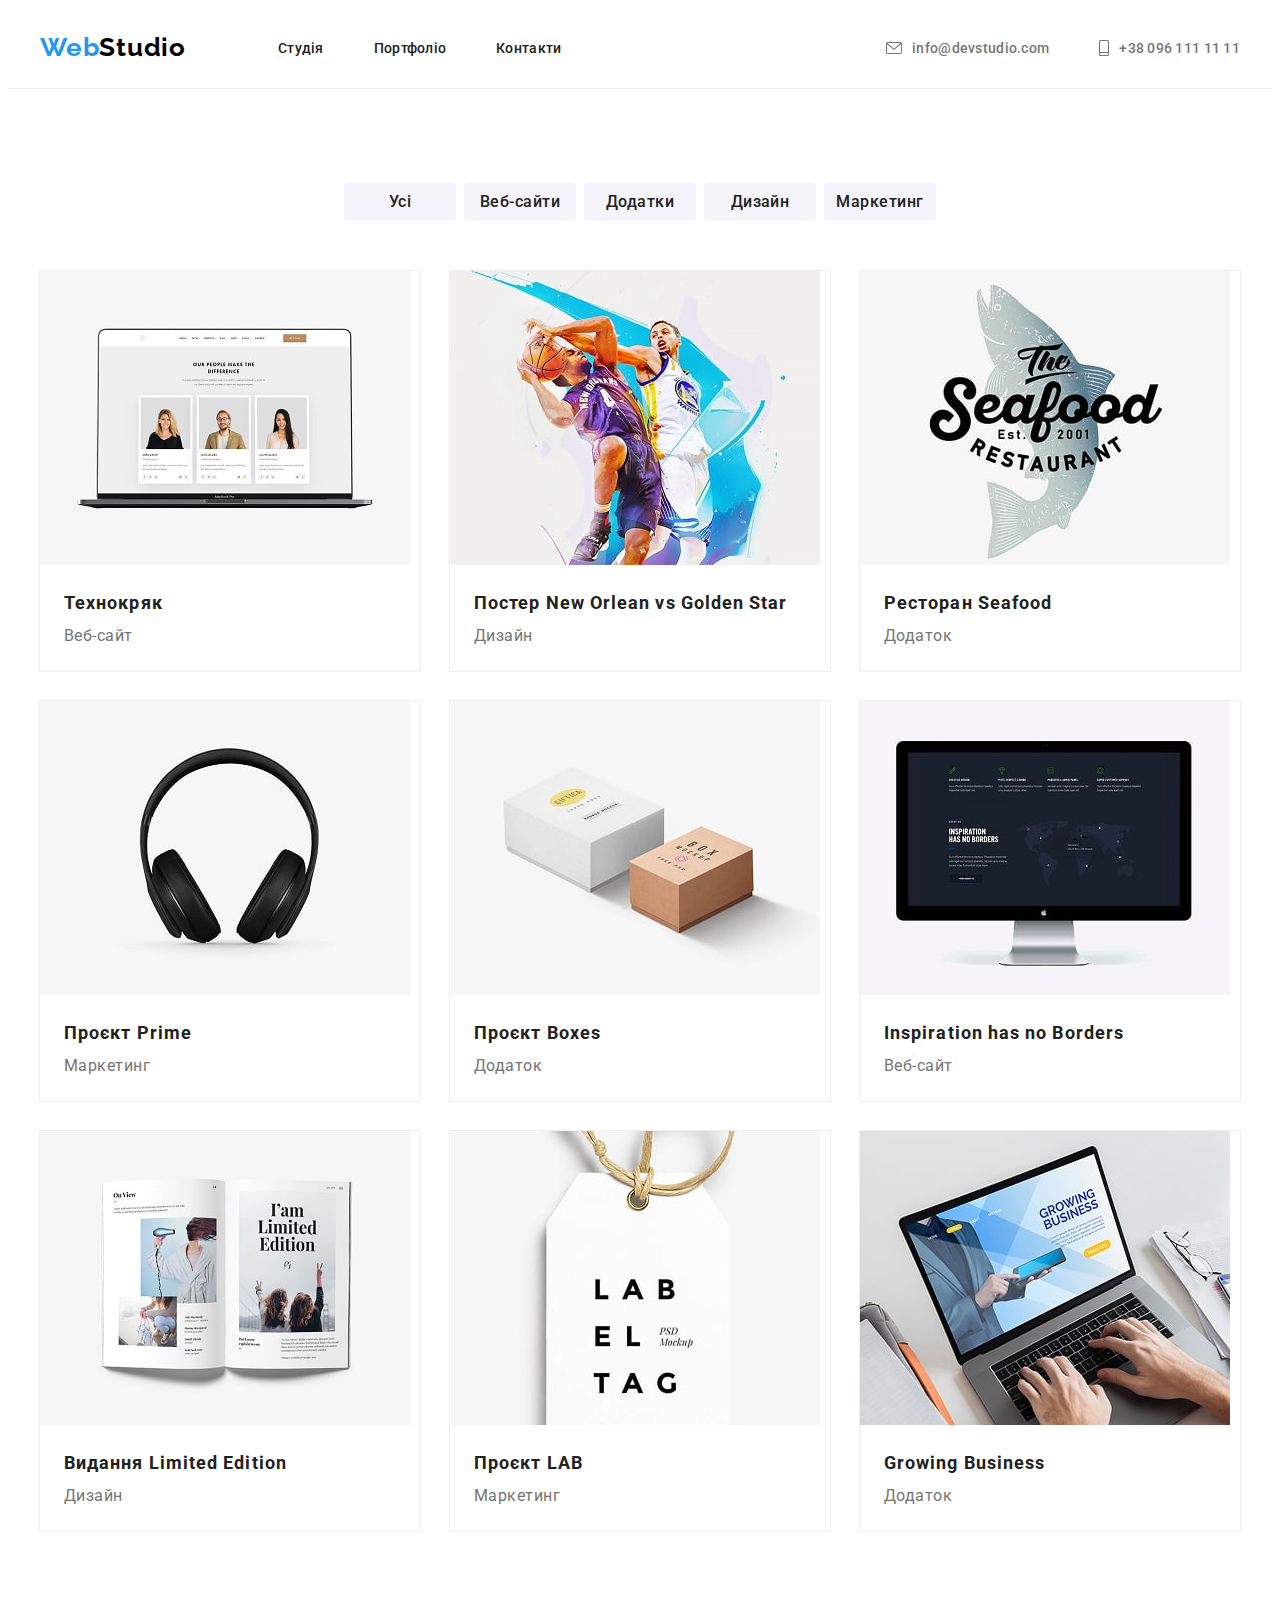
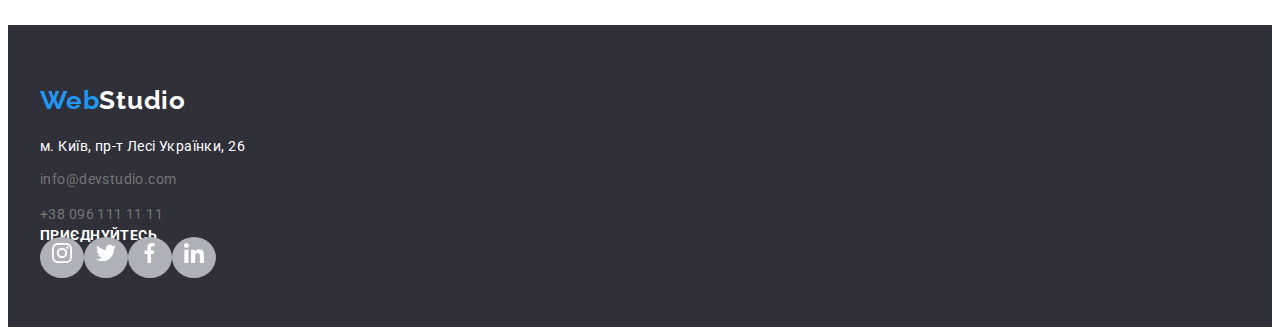
<file: portfolio.html>
<!DOCTYPE html>
<html lang="en">
<head>
    <meta charset="UTF-8">
    <meta name="viewport" content="width=device-width, initial-scale=1.0">
    <link href="https://fonts.googleapis.com/css2?family=Raleway:ital,wght@0,700;1,700&family=Roboto:wght@400;500;700;900&display=swap" rel="stylesheet">
    <link rel="stylesheet" href="./css/reset.css">
    <link rel="stylesheet" href="./css/style.css">
    <title>WebStudio2</title>
</head>
<body>
    <header class="header header-portfolio">
      <div class="container header-position">
        <a href="" class="nav-logotype">
          <span class="logo-text">Web</span
          ><span class="logo-text logo-header">Studio</span>
        </a>
        <nav class="nav">
          <ul class="menu-contacts">
            <li class="menu-item">
              <a href="./index.html" class="menu-link link1">Студія</a>
            </li>
            <li class="menu-item">
              <a href="./portfolio.html" class="menu-link link1">Портфоліо</a>
            </li>
            <li class="menu-item">
              <a href="" class="menu-link link1">Контакти</a>
            </li>
          </ul>
        </nav>
        <ul class="contacts-list">
          <li class="contacts-item">
            <a href="mailto:info@devstudio.com" class="contacts-link">
              <svg width="16" height="12" class="svg-portfolio">
                <use
                  xlink:href="./icons/symbol-defs.svg#icon-emaillogo"
                ></use></svg
              >info@devstudio.com</a
            >
          </li>
          <li class="contacts-item">
            <a href="tel:+380961111111" class="contacts-link">
              <svg width="10" height="16" class="svg-portfolio">
                <use
                  xlink:href="./icons/symbol-defs.svg#icon-phonelogo"
                ></use></svg
              >+38 096 111 11 11</a
            >
          </li>
        </ul>
      </div>
    </header>
    <main class="main">
        <section class="section">
          <div class="container">
                <ul class="button-list">
                    <li class="buttons-item">
                        <button class="buttons">Усі</button>
                    </li>
                    <li class="buttons-item">
                        <button class="buttons">Веб-сайти</button>
                    </li>
                    <li class="buttons-item">
                        <button class="buttons">Додатки</button>
                    </li>
                    <li class="buttons-item">
                        <button class="buttons">Дизайн</button>
                    </li>
                    <li class="buttons-item">
                        <button class="buttons">Маркетинг</button>
                    </li>
                </ul>
            
            <ul class="offers">
                <li class="offers-item">
                    <img src="./image/laptop-min.jpg" alt="laptop" class="offers-img">
                    <h2 class="offers-title">Технокряк</h2>
                    <p class="offers-text">Веб-сайт</p>
                </li>
                <li class="offers-item">
                    <img src="./image/basketball-players-min.jpg" alt="basketballplayers"  class="offers-img">
                    <h2 class="offers-title">Постер New Orlean vs Golden Star</h2>
                    <p class="offers-text">Дизайн</p>
                </li>
                <li class="offers-item">
                    <img src="./image/fish-poster-min.jpg" alt="fishposter"  class="offers-img">
                    <h2 class="offers-title">Ресторан Seafood</h2>
                    <p class="offers-text">Додаток</p>
                </li>
                <li class="offers-item">
                    <img src="./image/headphones-min.jpg" alt="headphones"  class="offers-img">
                    <h2 class="offers-title">Проєкт Prime</h2>
                    <p class="offers-text">Маркетинг</p>
                </li>
                <li class="offers-item">
                    <img src="./image/boxes-min.jpg" alt="boxes"  class="offers-img">
                    <h2 class="offers-title">Проєкт Boxes</h2>
                    <p class="offers-text">Додаток</p>
                </li>
                <li class="offers-item">
                    <img src="./image/computer-min.jpg" alt="computer"  class="offers-img">
                    <h2 class="offers-title">Inspiration has no Borders</h2>
                    <p class="offers-text">Веб-сайт</p>
                </li>
                <li class="offers-item">
                    <img src="./image/book-min.jpg" alt="book"  class="offers-img">
                    <h2 class="offers-title">Видання Limited Edition</h2>
                    <p class="offers-text">Дизайн</p>
                </li>
                <li class="offers-item">
                    <img src="./image/tag-min.jpg" alt="tag"  class="offers-img">
                    <h2 class="offers-title">Проєкт LAB</h2>
                    <p class="offers-text">Маркетинг</p>
                </li>
                <li class="offers-item">
                    <img src="./image/grow-business-laptop-min.jpg" alt="manwritessomethingonalaptop"  class="offers-img">
                    <h2 class="offers-title">Growing Business</h2>
                    <p class="offers-text">Додаток</p>
                </li>
            </ul>
            </div>
             </section>
    </main>
    <footer class="footer">
      <div class="container">
        <a href="/" class="footer-link foot-logo">
          <span class="logo-text">Web</span
          ><span class="logo-text logo-footer">Studio</span>
        </a>
        <address class="address">
          <ul class="address-list">
            <li class="address-item lifoot2">
              <span class="address-post">м. Київ, пр-т Лесі Українки, 26</span>
            </li>
            <li class="address-item lifoot3">
              <a href="mailto:info@devstudio.com" class="address-email"
                >info@devstudio.com</a
              >
            </li>
            <li class="address-item lifoot4">
              <a href="tel:+380961111111" class="address-phone"
                >+38 096 111 11 11</a
              >
            </li>
          </ul>
        </address>
        <h2 class="footer-title">приєднуйтесь</h2>
        <ul class="svg-footer-list">
          <li class="svg-footer-item">
            <a href="#" class="svg-footer-link">
            <svg width="20" height="20" class="svg-footer">
              <use xlink:href="./icons/symbol-defs.svg#icon-instagramlogo">
              </use>
            </svg>
            </a>
          </li>
          <li class="svg-footer-item">
            <a href="#" class="svg-footer-link">
            <svg width="20" height="20" class="svg-footer">
              <use xlink:href="./icons/symbol-defs.svg#icon-twitterlogo"></use>
            </svg>
            </a>
          </li>
          <li class="svg-footer-item">
            <a href="#" class="svg-footer-link">
            <svg width="20" height="20" class="svg-footer">
              <use xlink:href="./icons/symbol-defs.svg#icon-logof"></use>
            </svg>
            </a>
          </li>
          <li class="svg-footer-item">
            <a href="#" class="svg-footer-link">
            <svg width="20" height="20" class="svg-footer">
              <use xlink:href="./icons/symbol-defs.svg#icon-linkedinlogo"></use>
            </svg>
            </a>
          </li>
        </ul>
      </div>
    </footer>
</body>
</html>
</file>
<file: css/style.css>
:root {
  --mainTextColor: #212121;
  --mainEmailColor: #757575;
  --mainLinkColor: #2196f3;
  --mainLogoColor: #000000;
  --mainBackgroundColor: #2f303a;
  --mainBackgroundColor2: #f5f4fa;
  --mainBackgroundFooter: #ffffff;
  --svgcolorsicons: #afb1b8;
  --Backgroundcolorportfolio: #eeeeee;
  --font-family: "Roboto", sans-serif;
  --second-family: "Raleway", sans-serif;
}
.header {
  padding-top: 24px;
  padding-bottom: 25px;
}
.container {
  width: 1200px;
  margin: 0 auto;
  padding: 0 15px;
}
.header-position {
  display: flex;
  align-items: center;
}
.nav {
  display: flex;
  margin-left: 93px;
}
.nav-logotype {
  width: 145px;
  height: 31px;
  left: 215px;
  right: 1240px;
  top: 24px;
  bottom: 25px;
  font-family: Raleway;
  font-size: 26px;
  font-weight: 700;
  line-height: 31px;
  letter-spacing: 3%;
  text-align: left;
}
.menu-contacts {
  display: flex;
  column-gap: 50px;
}
.menu-item0 {
  margin-right: 32px;
}
.menu-link {
  font-family: var(--font-family);
  font-weight: 500;
  font-size: 14px;
  letter-spacing: 0.02em;
  color: var(--mainTextColor);
}
.link1:not(:last-child) {
  display: flex;
  margin-right: 50px;
  margin-left: 344px;
}
.menu-link:hover,
.menu-link:focus {
  color: var(--mainLinkColor);
}
.contacts-list {
  display: flex;
  margin-left: auto;
  align-items: center;
  column-gap: 50px;
}
.contacts-link:hover,
.contacts-link:focus {
  color: var(--mainLinkColor);
}
.contacts-link {
  display: flex;
  align-items: center;
  column-gap: 10px;
}
.contacts-svg:hover {
  fill: var(--mainLinkColor);
}
.logo-text {
  font-family: var(--second-family);
  font-weight: 700;
  font-size: 26px;
  letter-spacing: 0.03em;
  color: var(--mainLinkColor);
}
.logo-header {
  color: var(--mainLogoColor);
}
.contacts-link {
  font-family: var(--font-family);
  font-weight: 500;
  font-size: 14px;
  letter-spacing: 0.02em;
  color: var(--mainEmailColor);
}
/*WebStudio*/
.title {
  color: var(--mainBackgroundFooter);
  font-family: var(--font-family);
  font-weight: 900;
  font-size: 44px;
  line-height: 1.36;
  letter-spacing: 0.06em;
  text-transform: uppercase;
  text-align: center;
  font-style: normal;
  width: 696px;
  flex-shrink: 0;
  margin: 0 auto;
}
.hero-section {
  background-image: url(../image/img-overlay-min.png),
    url(../image/bg-header-min.png);
  padding-top: 200px;
  padding-bottom: 200px;
  background-repeat: no-repeat;
}
.section {
  padding-top: 94px;
  padding-bottom: 94px;
}
.button {
  color: var(--mainBackgroundFooter);
  background-color: var(--mainLinkColor);
  font-family: var(--font-family);
  font-weight: 700;
  font-size: 16px;
  line-height: 1.87;
  letter-spacing: 0.06em;
  text-align: center;
  margin-left: 470px;
  margin-top: 30px;
  font-style: normal;
  width: 216px;
  height: 50px;
  border-radius: 4px;
  cursor: pointer;
}
.features-title {
  color: var(--mainTextColor);
  font-family: var(--font-family);
  font-weight: 700;
  font-size: 14px;
  letter-spacing: 0.03em;
  text-transform: uppercase;
  margin-left: 10px;
}
.features-list {
  display: flex;
}
.features-text {
  font-family: var(--font-family);
  font-weight: 400;
  font-size: 14px;
  line-height: 1.71;
  letter-spacing: 0.03em;
  color: var(--mainEmailColor);
  padding: 10px;
}
.texttitle1 {
  text-align: left;
  width: 270px;
  height: 72px;
}
.texttitle2 {
  width: 270px;
  height: 48px;
  text-align: left;
  display: flex;
  flex-wrap: wrap;
}
.texttitle3 {
  width: 270px;
  height: 48px;
  left: 815px;
  text-align: left;
}
.texttitle4 {
  width: 270px;
  height: 72px;
  text-align: left;
}
.heading {
  font-family: var(--font-family);
  font-weight: 700;
  font-size: 36px;
  letter-spacing: 0.03em;
  text-align: center;
  color: var(--mainTextColor);
  margin-bottom: 50px;
}
.services {
  display: flex;
  /* margin-top: 92px; */
  column-gap: 30px;
}
.section5 {
  background-color: var(--mainBackgroundColor2);
  /*height: 648px;*/
}
.team {
  display: flex;
  column-gap: 30px;
}
.team-item {
  /* margin-right: 30px; */
  width: 270px; /* Ширина карточки */
  text-align: center;
  border-radius: 0px 0px 4px 4px;
  background: var(--mainBackgroundFooter);
  border-radius: 0 0 4px 4px;
}
.team-item:hover,
.team-item:focus {
  box-shadow: 0 2px 1px 0 rgba(0, 0, 0, 0.2), 0 1px 1px 0 rgba(0, 0, 0, 0.14),
    0 1px 3px 0 rgba(0, 0, 0, 0.12);
}
.team-title {
  font-family: var(--font-family);
  font-weight: 500;
  font-size: 16px;
  letter-spacing: 0.03em;
  text-align: center;
  color: var(--mainTextColor);
  margin-top: 30px;
  font-weight: 500;
}
.team-text {
  font-family: var(--font-family);
  font-weight: 400;
  font-size: 16px;
  letter-spacing: 0.03em;
  text-align: center;
  color: var(--mainEmailColor);
  margin-top: 10px;
}
.regular-customers-item {
  text-align: center;
  display: flex;
  border: 1px solid var(--svgcolorsicons);
  border-radius: 4px;
  width: 170px;
  height: 92px;
  align-items: center;
  justify-content: center;
}
.regular-customers-item:hover {
  border: 1px solid var(--mainLinkColor);
}
.regular-customers-item:hover .regular-customers-svg {
  fill: var(--mainLinkColor);
}
.svg {
  fill: black;
  padding-top: -12px;
}
.team-svg-list {
  display: flex;
  column-gap: 10px;
  justify-content: center;
  margin-top: 16px;
  margin-bottom: 30px;
}
.team-svg-link {
  width: 44px;
  height: 44px;
  display: flex;
  align-items: center;
  justify-content: center;
  border-radius: 50%;
}
.team-svg-link:hover {
  background-color: var(--mainLinkColor);
}
.team-svg-link:hover .team-svg {
  fill: var(--mainBackgroundFooter);
}
.team-svg {
  fill: var(--svgcolorsicons);
}
.regular-customers-list {
  display: flex;
  column-gap: 30px;
  justify-content: center;
}
.regular-customers-svg {
  fill: var(--svgcolorsicons);
}
/*Portfolio*/
.header-portfolio {
  border-bottom: 1px solid #ececec;
}
.svg-portfolio {
  fill: var(--mainEmailColor);
}
.button-list {
  display: flex;
  justify-content: center;
  column-gap: 8px;
  margin-bottom: 50px;
}
.buttons {
  font-family: var(--font-family);
  font-weight: 500;
  font-size: 16px;
  line-height: 162%;
  letter-spacing: 0.03em;
  text-align: center;
  background-color: var(--mainBackgroundColor2);
  color: var(--mainTextColor);
  border: none;
  width: 112px;
  height: 38px;
  border-radius: 4px;
}
.buttons:hover,
.buttons:focus {
  background-color: var(--mainLinkColor);
  color: var(--mainBackgroundFooter);
}
.offers {
  display: flex;
  flex-wrap: wrap;
  gap: 30px;
}
.offers-item {
  outline: 1px solid #eee;
  flex-basis: calc((100% - 60px) / 3);

  background: #fff;
}
.offers-item:hover,
.offers-item:focus {
  box-shadow: 1px 4px 6px 0 rgba(0, 0, 0, 0.16), 0 4px 4px 0 rgba(0, 0, 0, 0.06),
    0 1px 1px 0 rgba(0, 0, 0, 0.12);
}
.offers-title {
  font-family: var(--font-family);
  font-weight: 700;
  font-size: 18px;
  line-height: 200%;
  letter-spacing: 0.06em;
  color: var(--mainTextColor);
  margin-top: 20px;
  margin-left: 24px;
}
.offers-text {
  font-family: var(--font-family);
  font-weight: 400;
  font-size: 16px;
  line-height: 187%;
  letter-spacing: 0.03em;
  color: var(--mainEmailColor);
  margin-bottom: 20px;
  margin-left: 24px;
}

.footer {
  background-color: var(--mainBackgroundColor);
  padding-top: 60px;
  padding-bottom: 60px;
}
.logo-footer {
  color: var(--mainBackgroundFooter);
}
.address-post {
  font-family: var(--font-family);
  font-weight: 400;
  font-size: 14px;
  line-height: 1.71;
  letter-spacing: 0.03em;
  color: var(--mainBackgroundFooter);
}
.address-email,
.address-phone {
  font-family: var(--font-family);
  font-weight: 400;
  font-size: 14px;
  line-height: 1.71;
  letter-spacing: 0.03em;
  color: var(--mainEmailColor);
}
.address {
  font-style: normal;
}
.lifoot2 {
  margin-top: 20px;
}
.lifoot3 {
  margin-top: 9px;
}
.lifoot4 {
  margin-top: 11px;
}
.footer-title {
  font-family: var(--font-family);
  font-weight: 700;
  font-size: 14px;
  letter-spacing: 0.03em;
  text-transform: uppercase;
  color: var(--mainBackgroundFooter);
}
.svg-footer-list {
  display: flex;
}
.svg-footer {
  fill: var(--mainBackgroundFooter);
}
.svg-footer-link {
  background-color: var(--svgcolorsicons);
  border-radius: 50%;
  padding: 12px 12px 12px 12px;
  align-items: center;
  justify-content: center;
}
.svg-footer:hover {
  background-color: var(--mainLinkColor);
  color: var(--mainBackgroundFooter);
  border-radius: 50%;
  padding: 12px 12px 12px 12px;
  align-items: center;
  justify-content: center;
}
</file>
